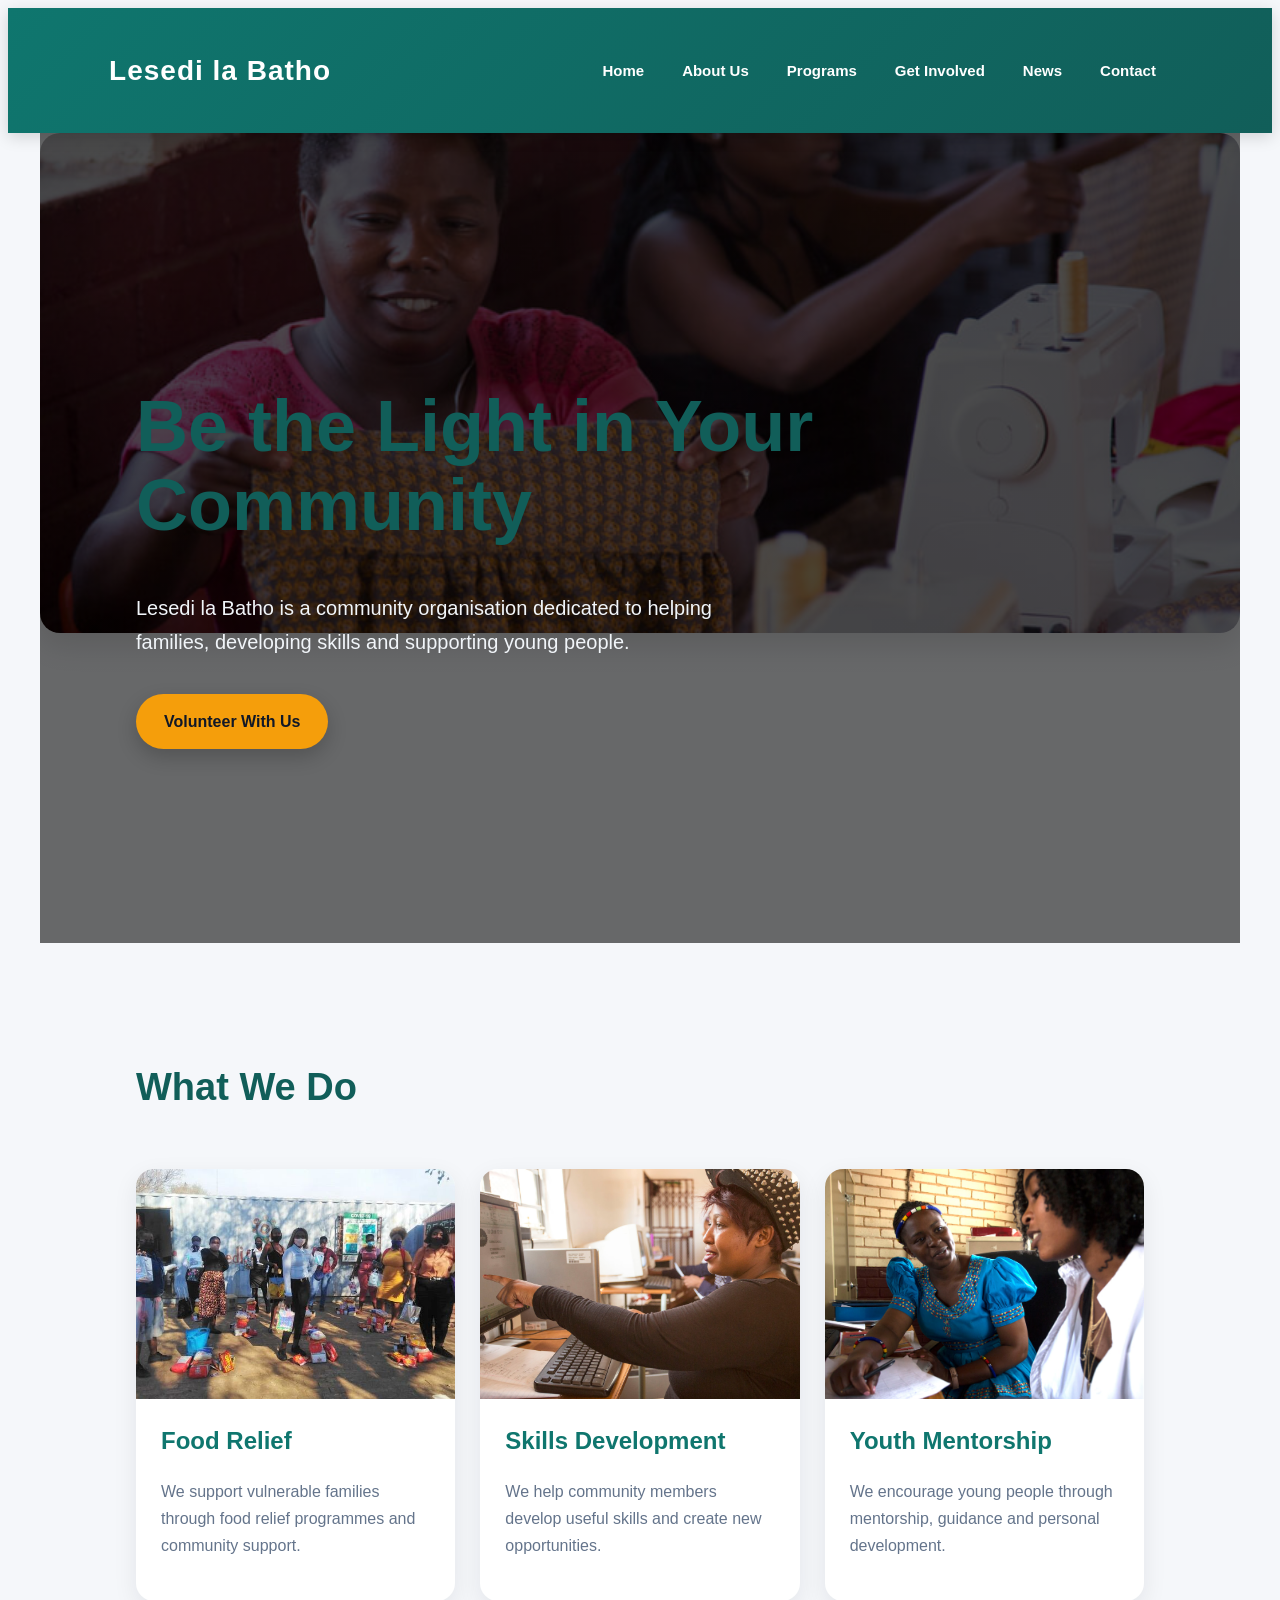
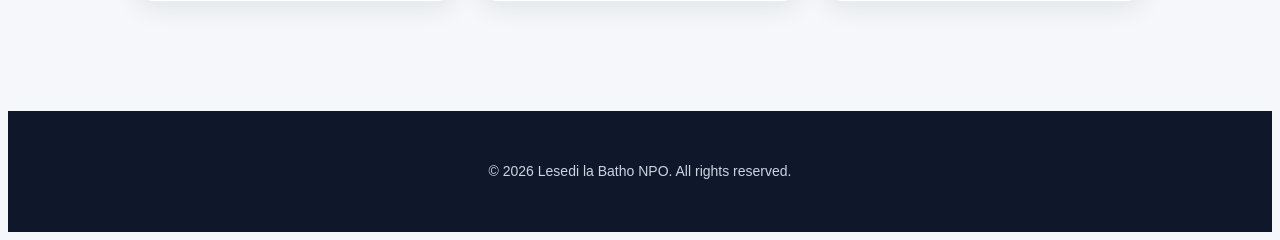
<file: index.html>
<!DOCTYPE html>
<html lang="en">
<head>
    <meta charset="UTF-8">
    <meta name="viewport" content="width=device-width, initial-scale=1.0">
    <title>Lesedi la Batho | Home</title>
    <link rel="stylesheet" href="css/style.css">
    <script src="js/main.js" defer></script>
</head>

<body>

<header>
    <h1>Lesedi la Batho</h1>

    <nav>
        <a href="index.html">Home</a>
        <a href="about.html">About Us</a>
        <a href="services.html">Programs</a>
        <a href="enquiry.html">Get Involved</a>
        <a href="news.html">News</a>
        <a href="contact.html">Contact</a>
    </nav>
</header>

<main>

    <section class="hero">
        <img src="images/skills development (3).jpg" alt="Lesedi la Batho community">

        <h2>Be the Light in Your Community</h2>

        <p>
            Lesedi la Batho is a community organisation dedicated to
            helping families, developing skills and supporting young people.
        </p>

        <a href="enquiry.html">Volunteer With Us</a>
    </section>

    <section>
        <h2>What We Do</h2>

        <article>
            <img src="images/food relief parcels.jpg" alt="Food relief programme">

            <h3>Food Relief</h3>

            <p>
                We support vulnerable families through food relief
                programmes and community support.
            </p>
        </article>

        <article>
            <img src="images/skills development.jpg" alt="Skills development">

            <h3>Skills Development</h3>

            <p>
                We help community members develop useful skills
                and create new opportunities.
            </p>
        </article>

        <article>
            <img src="images/youth session.jpg" alt="Youth mentorship">

            <h3>Youth Mentorship</h3>

            <p>
                We encourage young people through mentorship,
                guidance and personal development.
            </p>
        </article>

    </section>

</main>

<footer>
    <p>&copy; 2026 Lesedi la Batho NPO. All rights reserved.</p>
</footer>

</body>
</html>
</file>
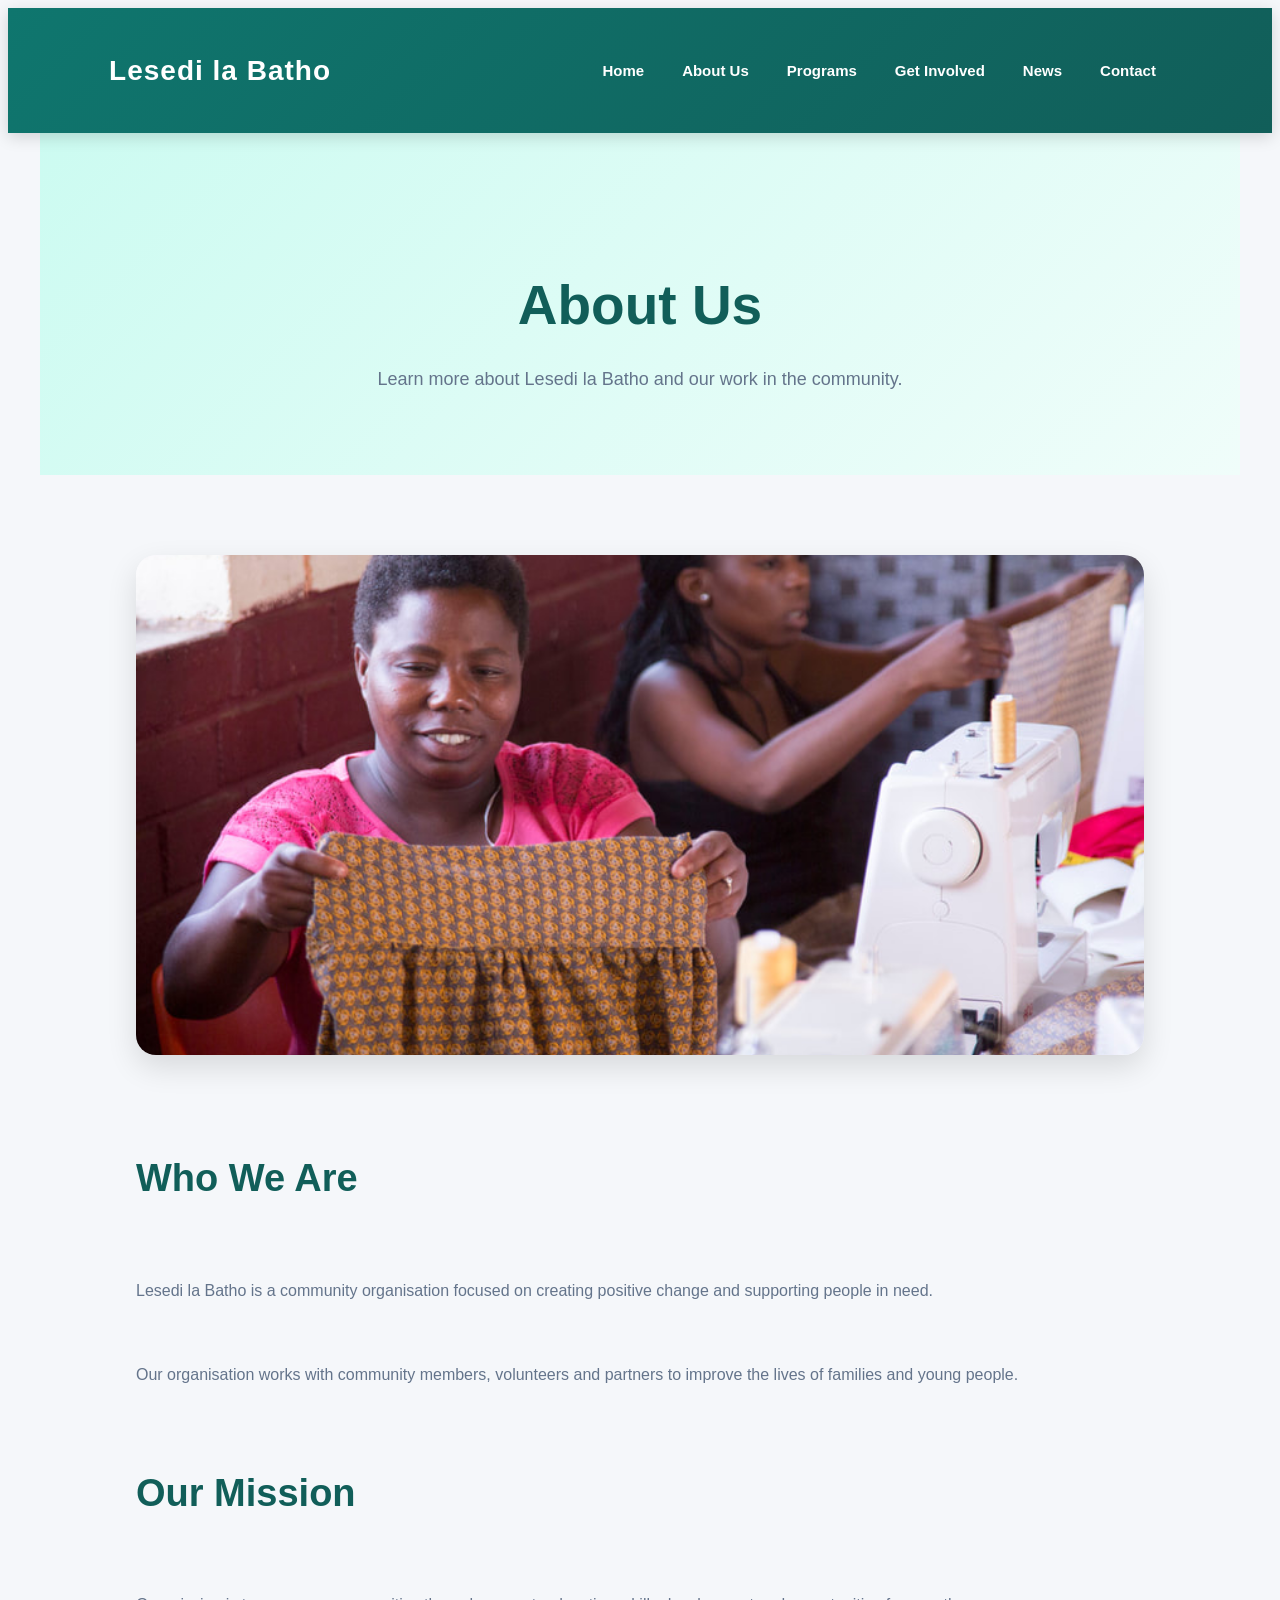
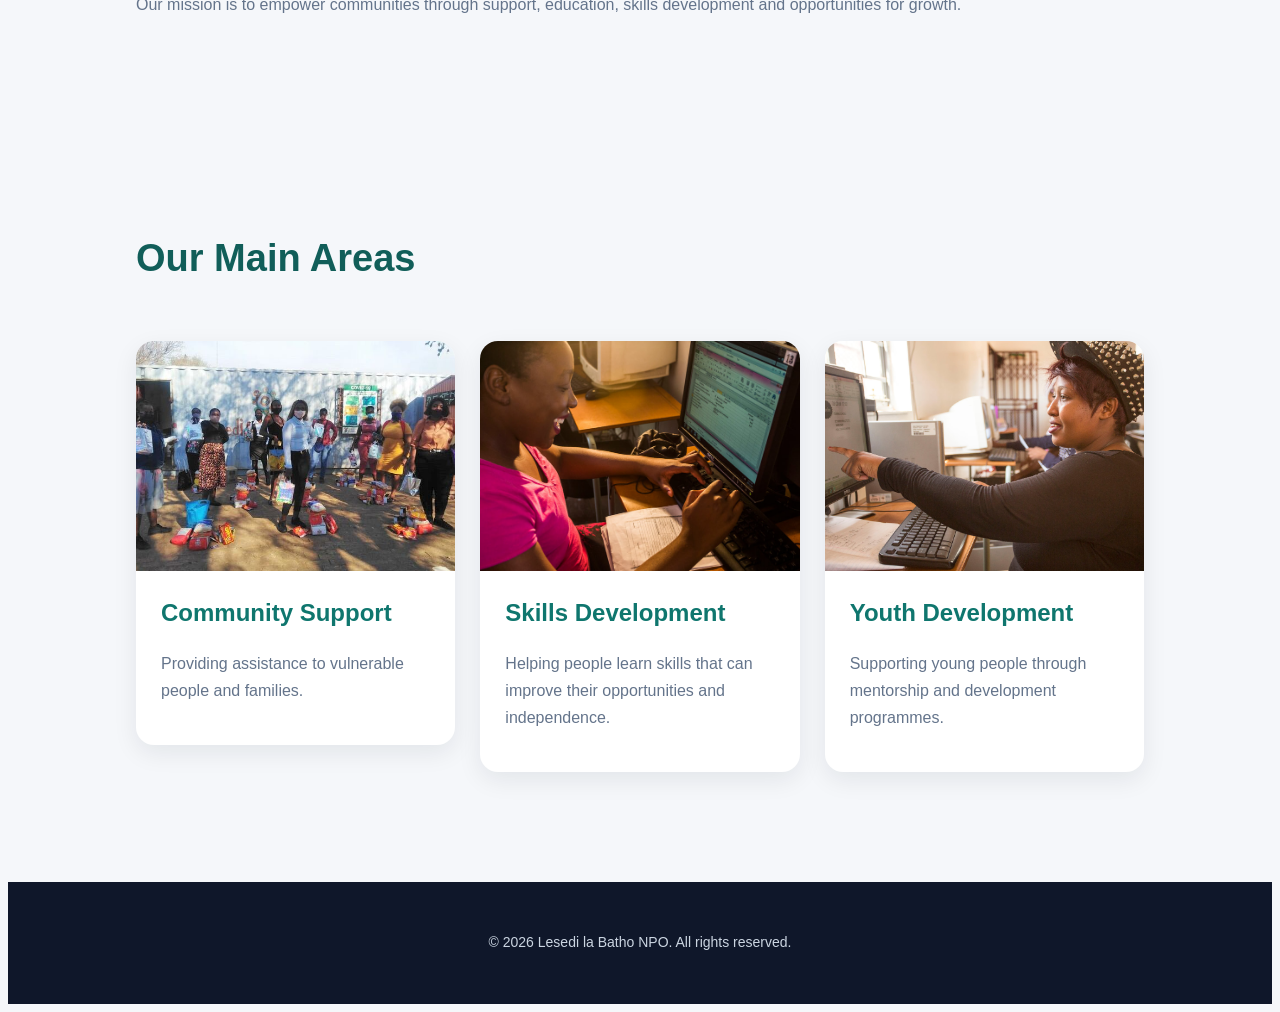
<file: about.html>
<!DOCTYPE html>
<html lang="en">
<head>
    <meta charset="UTF-8">
    <meta name="viewport" content="width=device-width, initial-scale=1.0">
    <title>Lesedi la Batho | About Us</title>
    <link rel="stylesheet" href="css/style.css">
    <script src="js/main.js" defer></script>
</head>

<body>

<header>
    <h1>Lesedi la Batho</h1>

    <nav>
        <a href="index.html">Home</a>
        <a href="about.html">About Us</a>
        <a href="services.html">Programs</a>
        <a href="enquiry.html">Get Involved</a>
        <a href="news.html">News</a>
        <a href="contact.html">Contact</a>
    </nav>
</header>

<main>

    <section class="page-header">
        <h2>About Us</h2>

        <p>
            Learn more about Lesedi la Batho and our work in the community.
        </p>
    </section>

    <section>

        <img src="images/skills development (3).jpg" alt="Lesedi la Batho community">

        <h2>Who We Are</h2>

        <p>
            Lesedi la Batho is a community organisation focused on
            creating positive change and supporting people in need.
        </p>

        <p>
            Our organisation works with community members, volunteers
            and partners to improve the lives of families and young people.
        </p>

        <h2>Our Mission</h2>

        <p>
            Our mission is to empower communities through support,
            education, skills development and opportunities for growth.
        </p>

    </section>

    <section>

        <h2>Our Main Areas</h2>

        <article>
            <img src="images/food relief parcels.jpg" alt="Community food support">

            <h3>Community Support</h3>

            <p>
                Providing assistance to vulnerable people and families.
            </p>
        </article>

        <article>
            <img src="images/skills development (2).jpg" alt="Skills training">

            <h3>Skills Development</h3>

            <p>
                Helping people learn skills that can improve their
                opportunities and independence.
            </p>
        </article>

        <article>
            <img src="images/skills development.jpg" alt="Youth development">

            <h3>Youth Development</h3>

            <p>
                Supporting young people through mentorship and
                development programmes.
            </p>
        </article>

    </section>

</main>

<footer>
    <p>&copy; 2026 Lesedi la Batho NPO. All rights reserved.</p>
</footer>

</body>
</html>
</file>
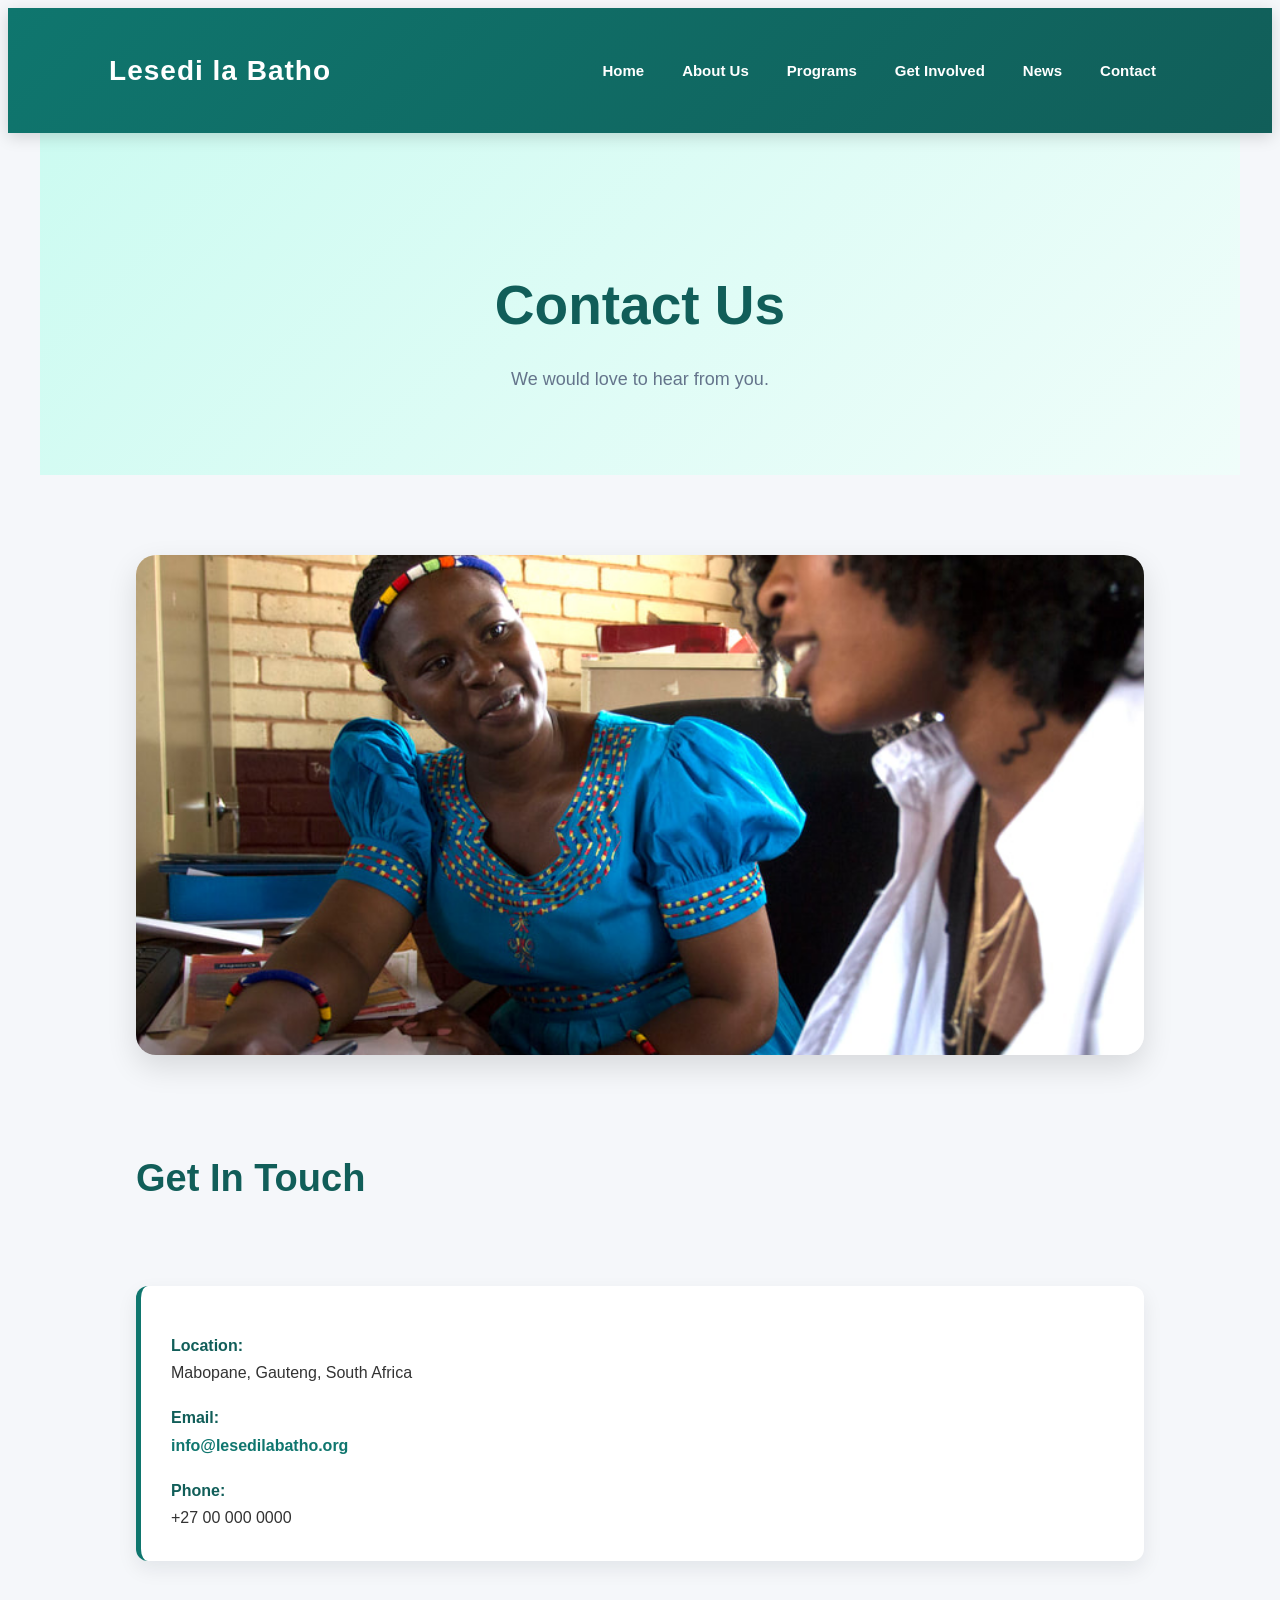
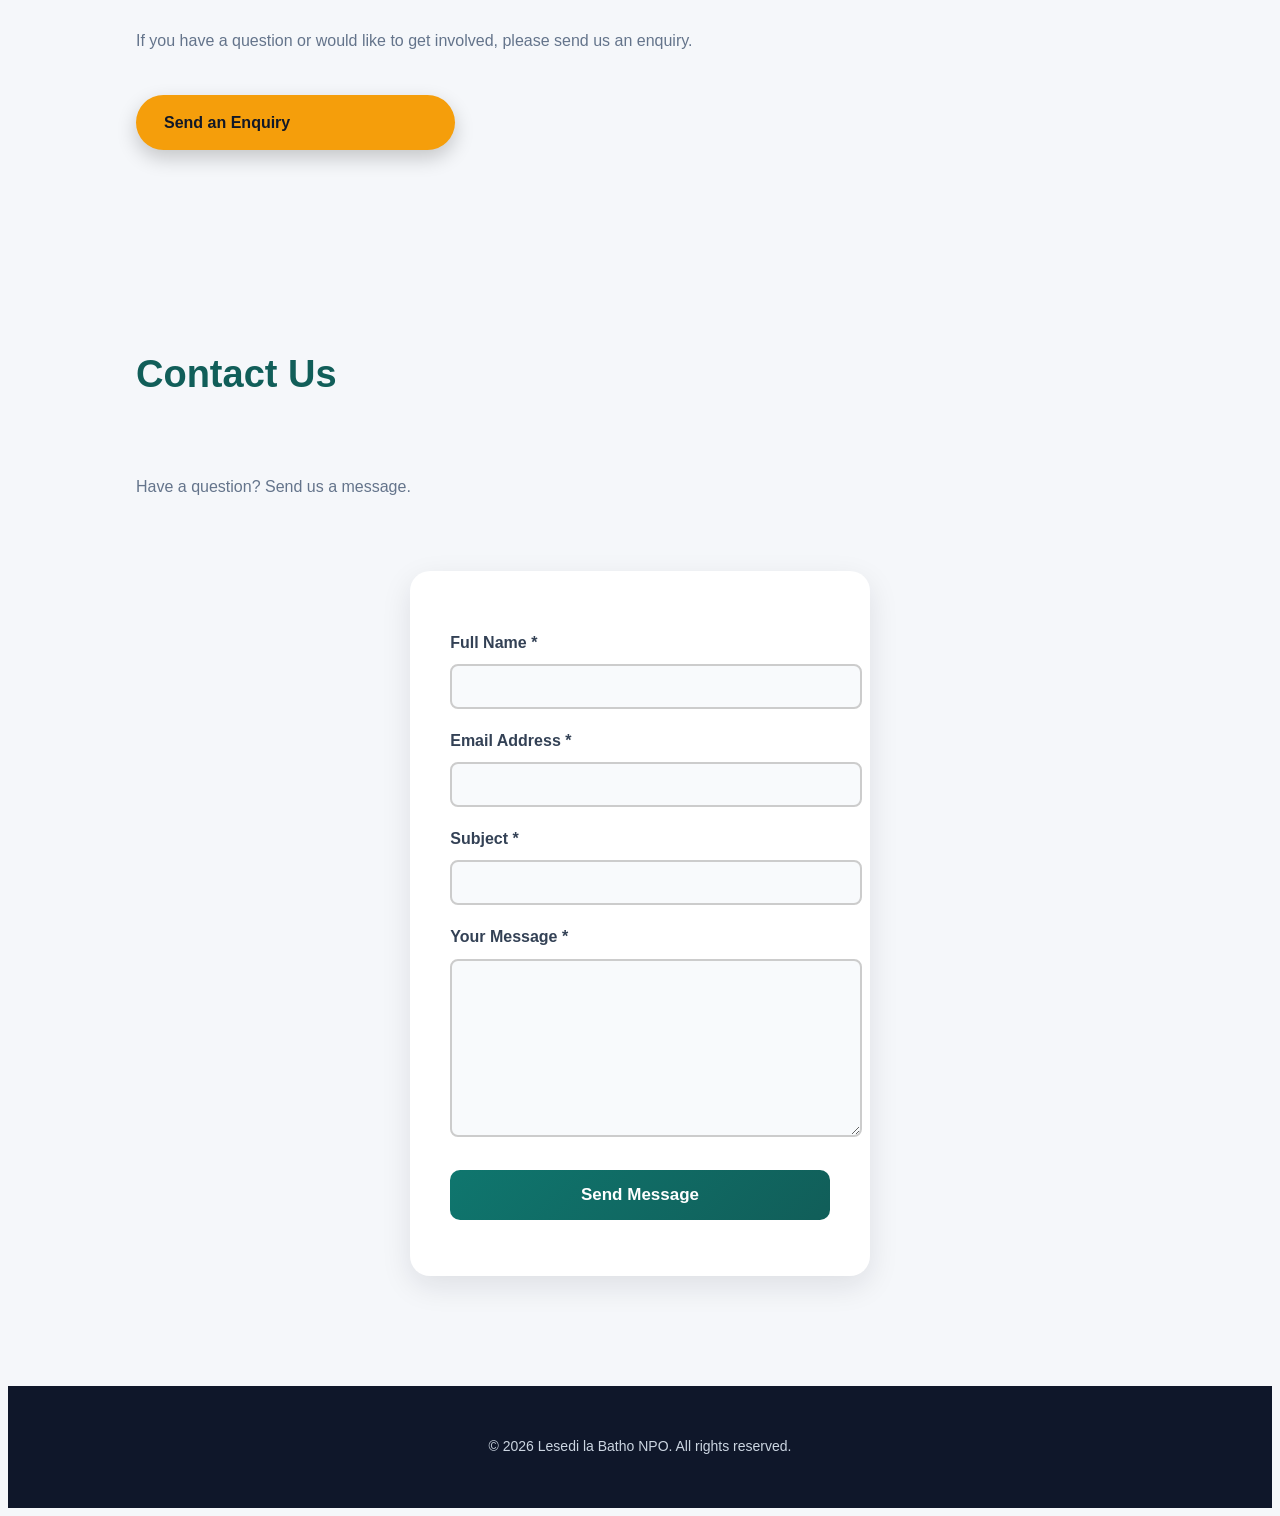
<file: contact.html>
<!DOCTYPE html>
<html lang="en">
<head>
    <meta charset="UTF-8">
    <meta name="viewport" content="width=device-width, initial-scale=1.0">
    <title>Lesedi la Batho | Contact</title>
    <link rel="stylesheet" href="css/style.css">
    <script src="js/main.js" defer></script>
</head>

<body>

<header>
    <h1>Lesedi la Batho</h1>

    <nav>
        <a href="index.html">Home</a>
        <a href="about.html">About Us</a>
        <a href="services.html">Programs</a>
        <a href="enquiry.html">Get Involved</a>
        <a href="news.html">News</a>
        <a href="contact.html">Contact</a>
    </nav>
</header>

<main>

    <section class="page-header">
        <h2>Contact Us</h2>

        <p>
            We would love to hear from you.
        </p>
    </section>

    <section>

        <img src="images/youth session.jpg" alt="Lesedi la Batho community">

        <h2>Get In Touch</h2>

        <address>
            <p>
                <strong>Location:</strong><br>
                Mabopane, Gauteng, South Africa
            </p>

            <p>
                <strong>Email:</strong><br>
                <a href="mailto:info@lesedilabatho.org">
                    info@lesedilabatho.org
                </a>
            </p>

            <p>
                <strong>Phone:</strong><br>
                +27 00 000 0000
            </p>
        </address>

        <p>
            If you have a question or would like to get involved,
            please send us an enquiry.
        </p>

        <a href="enquiry.html">Send an Enquiry</a>

    </section>
    
<section id="contact">
    <h2>Contact Us</h2>
    <p>Have a question? Send us a message.</p>

    <form id="contactForm" validatedform>
        <label for="contactName">Full Name *</label>
        <input type="text" id="contactName" required>
        <small id="contactNameError" class="error"></small>

        <label for="contactEmail">Email Address *</label>
        <input type="email" id="contactEmail" required>
        <small id="contactEmailError" class="error"></small>

        <label for="contactSubject">Subject *</label>
        <input type="text" id="contactSubject" required>
        <small id="contactSubjectError" class="error"></small>

        <label for="contactMessage">Your Message *</label>
        <textarea id="contactMessage" rows="5" required></textarea>
        <small id="contactMessageError" class="error"></small>

        <button type="submit">Send Message</button>
        <p id="contactStatus" role="status" aria-live="polite"></p>
    </form>
</section>

</main>

<footer>
    <p>&copy; 2026 Lesedi la Batho NPO. All rights reserved.</p>
</footer>

</body>
</html>
</file>
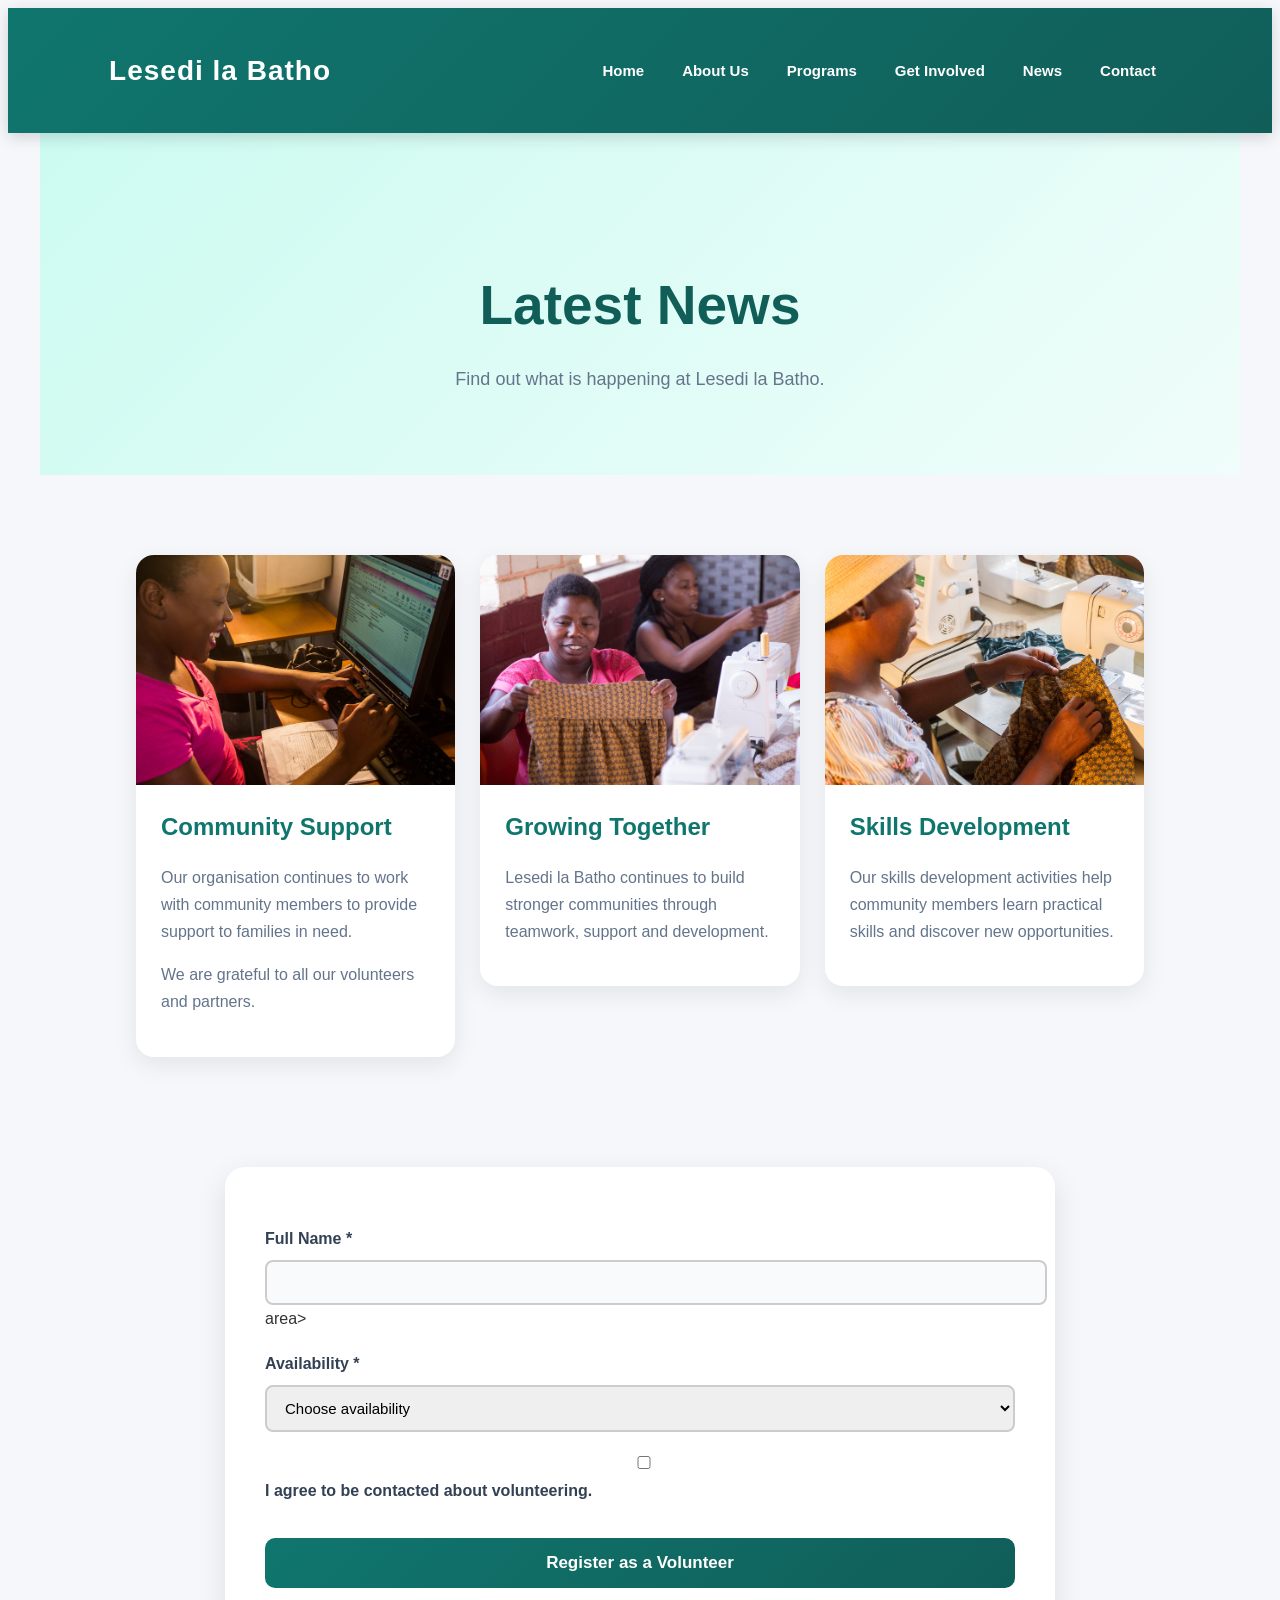
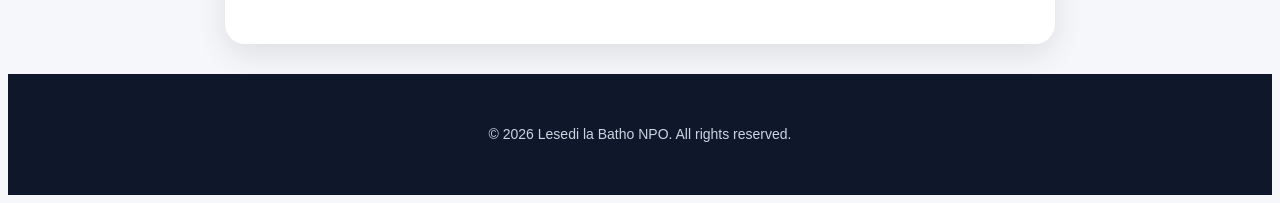
<file: enquiry.html>
<!DOCTYPE html>
<html lang="en">
<head>
    <meta charset="UTF-8">
    <meta name="viewport" content="width=device-width, initial-scale=1.0">
    <title>Lesedi la Batho | News</title>
    <link rel="stylesheet" href="css/style.css">
    <script src="js/main.js" defer></script>
</head>

<body>

<header>
    <h1>Lesedi la Batho</h1>

    <nav>
        <a href="index.html">Home</a>
        <a href="about.html">About Us</a>
        <a href="services.html">Programs</a>
        <a href="enquiry.html">Get Involved</a>
        <a href="news.html">News</a>
        <a href="contact.html">Contact</a>
    </nav>
</header>

<main>

    <section class="page-header">
        <h2>Latest News</h2>

        <p>
            Find out what is happening at Lesedi la Batho.
        </p>
    </section>

    <section>

        <article>
            <img src="images/skills development (2).jpg" alt="Community support">

            <h3>Community Support</h3>

            <p>
                Our organisation continues to work with community
                members to provide support to families in need.
            </p>

            <p>
                We are grateful to all our volunteers and partners.
            </p>
        </article>

        <article>
            <img src="images/skills development (3).jpg" alt="Community programme">

            <h3>Growing Together</h3>

            <p>
                Lesedi la Batho continues to build stronger communities
                through teamwork, support and development.
            </p>
        </article>

        <article>
            <img src="images/skills deelopmeny(4).jpg" alt="Skills development programme">

            <h3>Skills Development</h3>

            <p>
                Our skills development activities help community members
                learn practical skills and discover new opportunities.
            </p>
        </article>

    </section>
    <form id="volunteerForm" class="validatedform">
        <label for="volunteerName">Full Name *</label>
        <input type="text" id="volunteerName" required>
        <small id="volunteerNameError" class="error"></small>area>
        <small id="volunteerSkillsError" class="error"></small>

        <label for="volunteerAvailability">Availability *</label>
        <select id="volunteerAvailability" required>
            <option value="">Choose availability</option>
            <option value="Weekdays">Weekdays</option>
            <option value="Weekends">Weekends</option>
            <option value="Both">Weekdays and weekends</option>
            <option value="Flexible">Flexible</option>
        </select>
        <small id="volunteerAvailabilityError" class="error"></small>

        <label for="volunteerConsent">
            <input type="checkbox" id="volunteerConsent" required>
            I agree to be contacted about volunteering.
        </label>
        <small id="volunteerConsentError" class="error"></small>

        <button type="submit">Register as a Volunteer</button>
        <p id="volunteerStatus" role="status" aria-live="polite"></p>
    </form>
</section>



</main>

<footer>
    <p>&copy; 2026 Lesedi la Batho NPO. All rights reserved.</p>
</footer>

</body>
    </section>
</html>
</file>
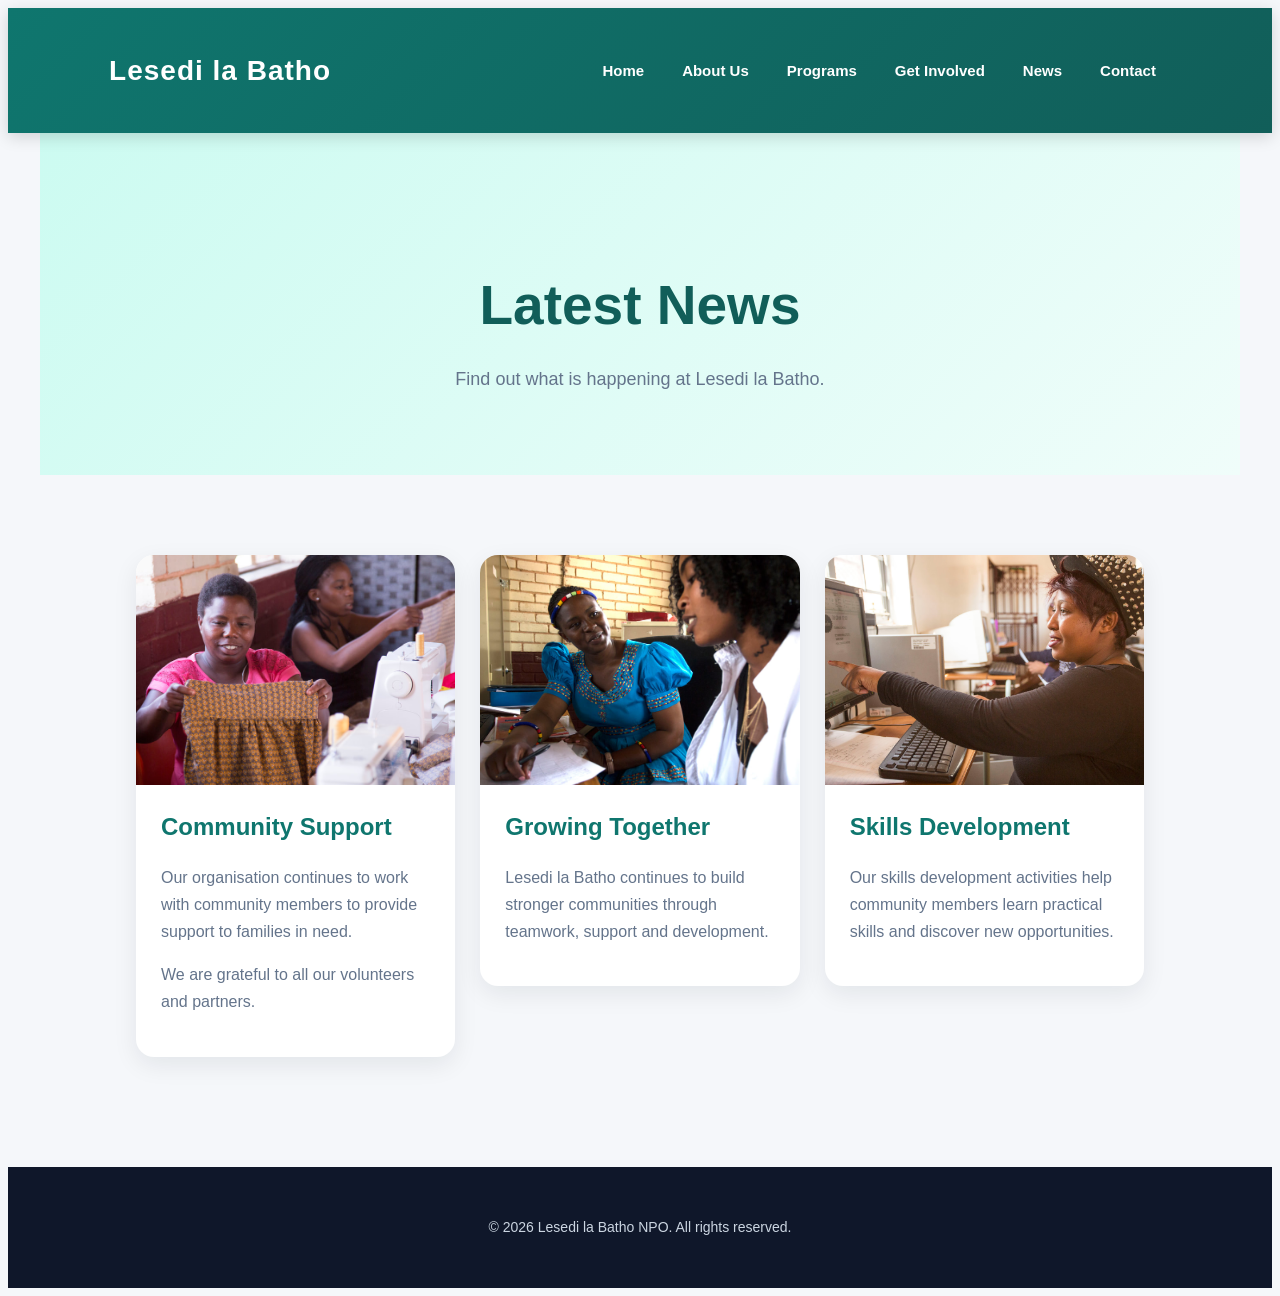
<file: news.html>
<!DOCTYPE html>
<html lang="en">
<head>
    <meta charset="UTF-8">
    <meta name="viewport" content="width=device-width, initial-scale=1.0">
    <title>Lesedi la Batho | News</title>
    <link rel="stylesheet" href="css/style.css">
    <script src="js/main.js" defer></script>
</head>

<body>

<header>
    <h1>Lesedi la Batho</h1>

    <nav>
        <a href="index.html">Home</a>
        <a href="about.html">About Us</a>
        <a href="services.html">Programs</a>
        <a href="enquiry.html">Get Involved</a>
        <a href="news.html">News</a>
        <a href="contact.html">Contact</a>
    </nav>
</header>

<main>

    <section class="page-header">
        <h2>Latest News</h2>

        <p>
            Find out what is happening at Lesedi la Batho.
        </p>
    </section>

    <section>

        <article>
            <img src="images/skills development (3).jpg" alt="Community support">

            <h3>Community Support</h3>

            <p>
                Our organisation continues to work with community
                members to provide support to families in need.
            </p>

            <p>
                We are grateful to all our volunteers and partners.
            </p>
        </article>

        <article>
            <img src="images/youth session.jpg" alt="Community programme">

            <h3>Growing Together</h3>

            <p>
                Lesedi la Batho continues to build stronger communities
                through teamwork, support and development.
            </p>
        </article>

        <article>
            <img src="images/skills development.jpg" alt="Skills development programme">

            <h3>Skills Development</h3>

            <p>
                Our skills development activities help community members
                learn practical skills and discover new opportunities.
            </p>
        </article>

    </section>

</main>

<footer>
    <p>&copy; 2026 Lesedi la Batho NPO. All rights reserved.</p>
</footer>

</body>
</html>
</file>
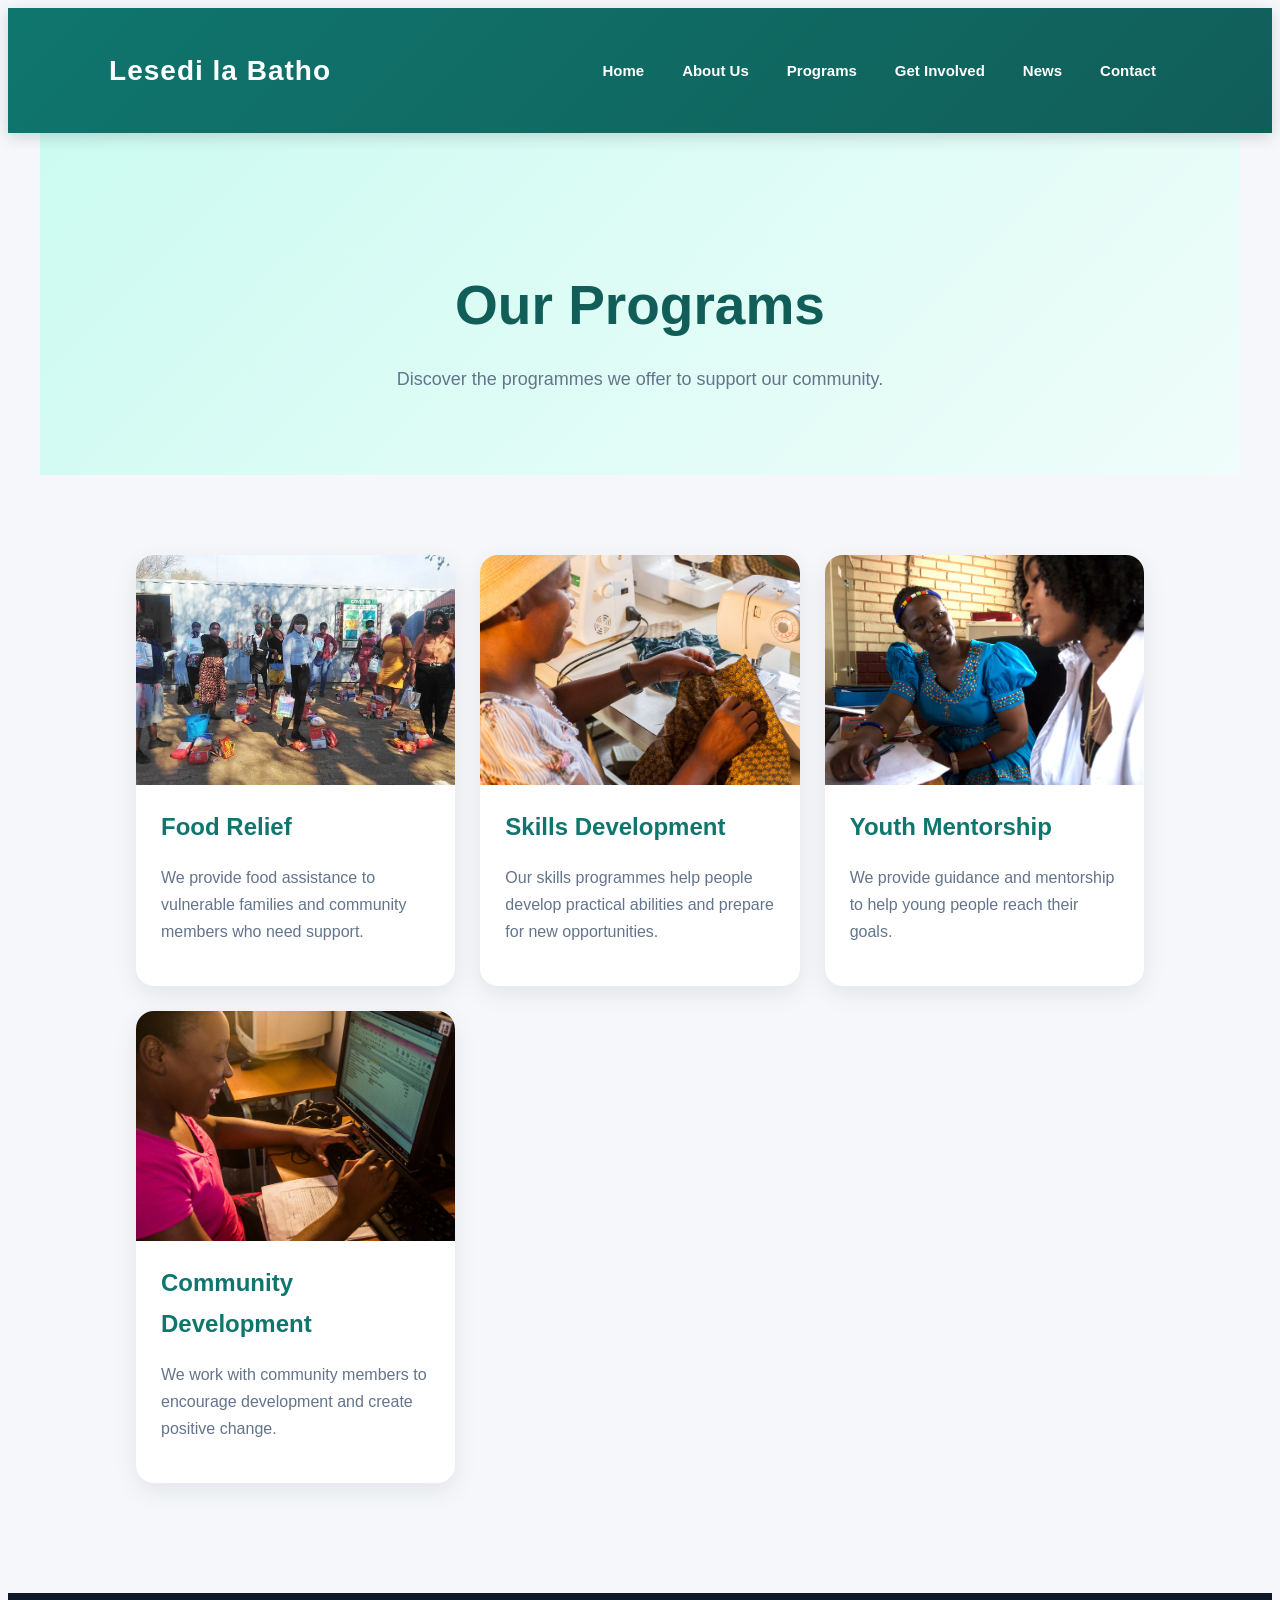
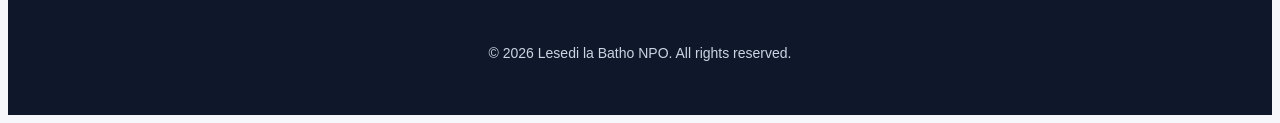
<file: services.html>
<!DOCTYPE html>
<html lang="en">
<head>
    <meta charset="UTF-8">
    <meta name="viewport" content="width=device-width, initial-scale=1.0">
    <title>Lesedi la Batho | Programs</title>
    <link rel="stylesheet" href="css/style.css">
    <script src="js/main.js" defer></script>
</head>

<body>

<header>
    <h1>Lesedi la Batho</h1>

    <nav>
        <a href="index.html">Home</a>
        <a href="about.html">About Us</a>
        <a href="services.html">Programs</a>
        <a href="enquiry.html">Get Involved</a>
        <a href="news.html">News</a>
        <a href="contact.html">Contact</a>
    </nav>
</header>

<main>

    <section class="page-header">
        <h2>Our Programs</h2>

        <p>
            Discover the programmes we offer to support our community.
        </p>
    </section>

    <section>

        <article>
            <img src="images/food relief parcels.jpg" alt="Food relief">

            <h3>Food Relief</h3>

            <p>
                We provide food assistance to vulnerable families
                and community members who need support.
            </p>
        </article>

        <article>
            <img src="images/skills deelopmeny(4).jpg" alt="Skills development">

            <h3>Skills Development</h3>

            <p>
                Our skills programmes help people develop practical
                abilities and prepare for new opportunities.
            </p>
        </article>

        <article>
            <img src="images/youth session.jpg" alt="Youth mentorship">

            <h3>Youth Mentorship</h3>

            <p>
                We provide guidance and mentorship to help young
                people reach their goals.
            </p>
        </article>

        <article>
            <img src="images/skills development (2).jpg" alt="Community development">

            <h3>Community Development</h3>

            <p>
                We work with community members to encourage
                development and create positive change.
            </p>
        </article>

    </section>

</main>

<footer>
    <p>&copy; 2026 Lesedi la Batho NPO. All rights reserved.</p>
</footer>

</body>
</html>
</file>
<file: css/style.css>
{
    margin: 0;
    padding: 0;
    box-sizing: border-box;
}

html {
    scroll-behavior: smooth;
}

body {
    font-family: "Segoe UI", Arial, sans-serif;
    line-height: 1.7;
    color: #333;
    background: #f5f7fa;

header {
    background: linear-gradient(135deg, #0f766e, #115e59);
    color: white;
    padding: 20px 8%;
    display: flex;
    justify-content: space-between;
    align-items: center;
    gap: 30px;
    position: sticky;
    top: 0;
    z-index: 1000;
    box-shadow: 0 4px 15px rgba(0, 0, 0, 0.15);
}

header h1 {
    font-size: 28px;
    letter-spacing: 1px;
    white-space: nowrap;
}


nav {
    display: flex;
    align-items: center;
    gap: 8px;
    flex-wrap: wrap;
    justify-content: center;
}

nav a {
    color: white;
    text-decoration: none;
    font-size: 15px;
    font-weight: 600;
    padding: 10px 15px;
    border-radius: 8px;
    transition: all 0.3s ease;
}

nav a:hover {
    background: rgba(255, 255, 255, 0.18);
    transform: translateY(-2px);
}


main {
    max-width: 1200px;
    margin: 0 auto;
}


.hero {
    min-height: 650px;
    padding: 80px 8%;
    display: flex;
    flex-direction: column;
    justify-content: center;
    align-items: flex-start;
    position: relative;
    overflow: hidden;
    color: white;
    background:
        linear-gradient(
            rgba(0, 0, 0, 0.58),
            rgba(0, 0, 0, 0.58)
        );
}

.hero img {
    position: absolute;
    inset: 0;
    width: 100%;
    height: 100%;
    object-fit: cover;
    z-index: -1;
    filter: brightness(0.7);
    transition: transform 0.7s ease;
}

.hero:hover img {
    transform: scale(1.05);
}

.hero h2 {
    max-width: 700px;
    font-size: clamp(40px, 6vw, 72px);
    line-height: 1.1;
    margin-bottom: 25px;
    font-weight: 800;
}

.hero p {
    max-width: 650px;
    font-size: 20px;
    margin-bottom: 35px;
    color: #f1f5f9;
}


.hero a,
main section > a {
    display: inline-block;
    background: #f59e0b;
    color: #111827;
    text-decoration: none;
    padding: 14px 28px;
    border-radius: 50px;
    font-weight: 700;
    transition: all 0.3s ease;
    box-shadow: 0 8px 20px rgba(0, 0, 0, 0.2);
}

.hero a:hover,
main section > a:hover {
    background: #fbbf24;
    transform: translateY(-4px);
    box-shadow: 0 12px 25px rgba(0, 0, 0, 0.25);
}

.page-header {
    text-align: center;
    padding: 80px 20px;
    background: linear-gradient(135deg, #ccfbf1, #f0fdfa);
}

.page-header h2 {
    font-size: clamp(36px, 5vw, 55px);
    color: #115e59;
    margin-bottom: 12px;
}

.page-header p {
    max-width: 650px;
    margin: auto;
    color: #64748b;
    font-size: 18px;
}

main > section:not(.hero):not(.page-header) {
    padding: 80px 8%;
}

main section h2 {
    color: #115e59;
    font-size: 38px;
    margin-bottom: 25px;
}

main section > p {
    color: #64748b;
}    

article {
    background: white;
    border-radius: 18px;
    overflow: hidden;
    margin: 25px 0;
    padding-bottom: 25px;
    box-shadow: 0 8px 25px rgba(15, 23, 42, 0.08);
    transition:
        transform 0.3s ease,
        box-shadow 0.3s ease;
}

article:hover {
    transform: translateY(-8px);
    box-shadow: 0 18px 35px rgba(15, 23, 42, 0.15);
}

article img {
    width: 100%;
    height: 230px;
    object-fit: cover;
    display: block;
    transition: transform 0.5s ease;
}

article:hover img {
    transform: scale(1.04);
}

article h3,
article p {
    margin-left: 25px;
    margin-right: 25px;
}

article h3 {
    margin-top: 22px;
    margin-bottom: 10px;
    color: #0f766e;
    font-size: 24px;
}

article p {
    color: #64748b;
}

main section > img {
    width: 100%;
    max-height: 500px;
    object-fit: cover;
    border-radius: 20px;
    display: block;
    margin-bottom: 35px;
    box-shadow: 0 12px 30px rgba(0, 0, 0, 0.12);
}

address {
    background: white;
    padding: 30px;
    border-left: 5px solid #0f766e;
    border-radius: 12px;
    font-style: normal;
    box-shadow: 0 8px 20px rgba(15, 23, 42, 0.08);
    margin: 25px 0;
}

address p {
    margin-bottom: 18px;
}

address p:last-child {
    margin-bottom: 0;
}

address strong {
    color: #115e59;
}

address a {
    color: #0f766e;
    font-weight: 600;
    text-decoration: none;
}

address a:hover {
    text-decoration: underline;
}

form {
    background: white;
    padding: 40px;
    border-radius: 20px;
    box-shadow: 0 10px 30px rgba(15, 23, 42, 0.1);
    max-width: 750px;
    margin: 30px auto 0;
}

label {
    display: block;
    color: #334155;
    font-weight: 600;
    margin: 18px 0 8px;
}

input,
textarea {
    width: 100%;
    padding: 14px 16px;
    border: 2px solid #e2e8f0;
    border-radius: 10px;
    font-family: inherit;
    font-size: 16px;
    outline: none;
    transition: all 0.3s ease;
    background: #f8fafc;
}

input:focus,
textarea:focus {
    border-color: #0f766e;
    background: white;
    box-shadow: 0 0 0 4px rgba(15, 118, 110, 0.1);
}

textarea {
    resize: vertical;
    min-height: 150px;
}

button {
    width: 100%;
    margin-top: 25px;
    padding: 15px;
    border: none;
    border-radius: 10px;
    background: linear-gradient(135deg, #0f766e, #115e59);
    color: white;
    font-size: 17px;
    font-weight: 700;
    cursor: pointer;
    transition: all 0.3s ease;
}

button:hover {
    transform: translateY(-3px);
    box-shadow: 0 10px 20px rgba(15, 118, 110, 0.25);
}

footer {
    background: #0f172a;
    color: #cbd5e1;
    text-align: center;
    padding: 35px 20px;
    margin-top: 30px;
}

footer p {
    font-size: 14px;
}

@media (min-width: 700px) {

    main > section:not(.hero):not(.page-header) {
        display: grid;
        grid-template-columns: repeat(3, 1fr);
        gap: 25px;
        align-items: start;
    }

    main > section:not(.hero):not(.page-header) > h2,
    main > section:not(.hero):not(.page-header) > p,
    main > section:not(.hero):not(.page-header) > img,
    main > section:not(.hero):not(.page-header) > form,
    main > section:not(.hero):not(.page-header) > address {
        grid-column: 1 / -1;
    }

    article {
        margin: 0;
    }
}


@media (max-width: 800px) {

    header {
        flex-direction: column;
        padding: 20px;
        gap: 15px;
    }

    header h1 {
        font-size: 24px;
    }

    nav {
        gap: 4px;
    }

    nav a {
        font-size: 14px;
        padding: 8px 10px;
    }

    .hero {
        min-height: 580px;
        padding: 60px 25px;
    }

    .hero h2 {
        font-size: 44px;
    }

    .hero p {
        font-size: 17px;
    }

    main > section:not(.hero):not(.page-header) {
        padding: 60px 25px;
    }

    .page-header {
        padding: 60px 20px;
    }

    main section h2 {
        font-size: 32px;
    }

    form {
        padding: 25px;
    }
}

@media (max-width: 480px) {

    header h1 {
        font-size: 22px;
    }

    nav {
        display: grid;
        grid-template-columns: repeat(2, 1fr);
        width: 100%;
    }

    nav a {
        text-align: center;
        font-size: 13px;
    }

    .hero {
        min-height: 520px;
        padding: 45px 20px;
    }

    .hero h2 {
        font-size: 36px;
    }

    .hero p {
        font-size: 16px;
    }

    .hero a {
        padding: 12px 22px;
    }

    article img {
        height: 200px;
    }

    form {
        padding: 20px;
    }

    input,
    textarea {
        font-size: 15px;
    }
}

a:focus,
button:focus,
input:focus,
textarea:focus {
    outline: 3px solid rgba(245, 158, 11, 0.5);
    outline-offset: 3px;
}

::selection {
    background: #0f766e;
    color: white;
}
</file>
